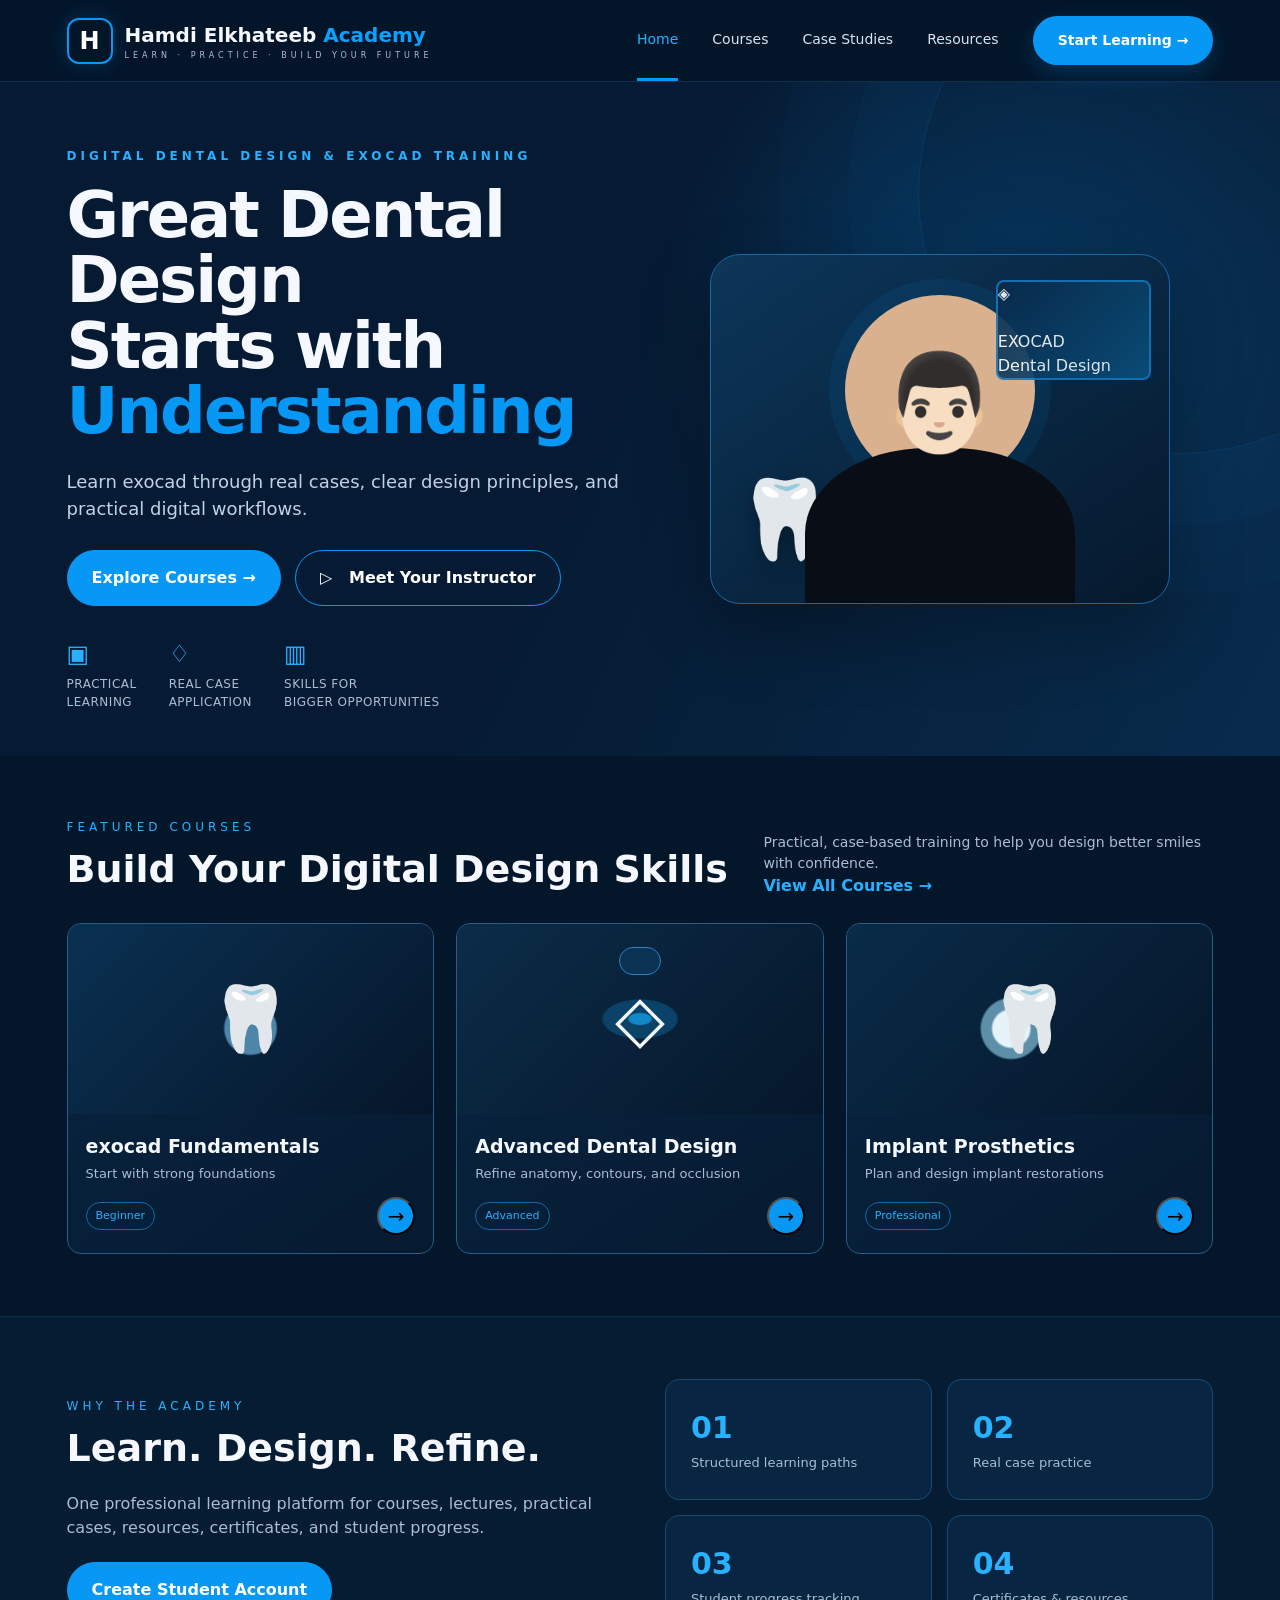
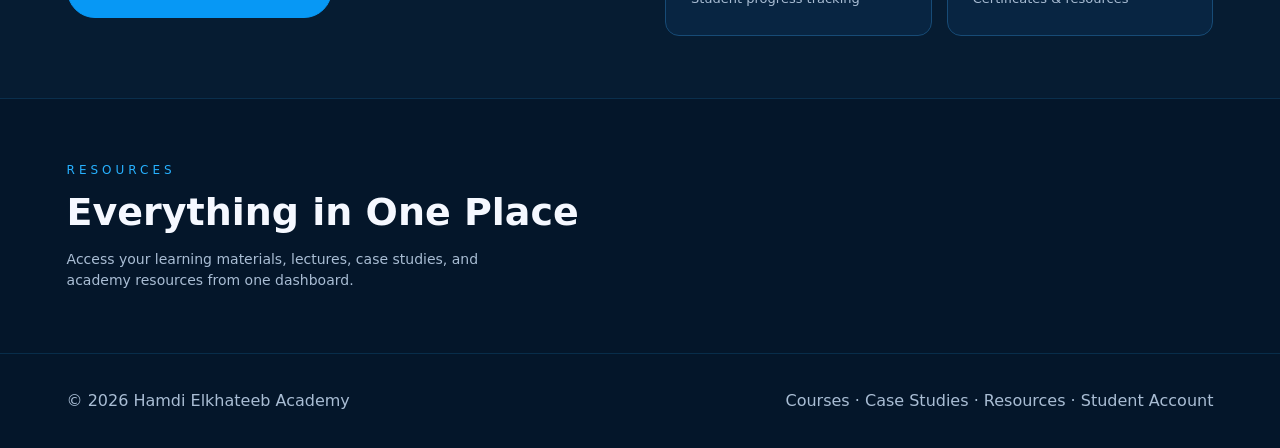
<file: Hamdi_Elkhateeb_Academy_Final.html>
<!DOCTYPE html>
<html lang="en" dir="ltr">
<head>
<meta charset="UTF-8">
<meta name="viewport" content="width=device-width, initial-scale=1.0">
<meta name="theme-color" content="#061b33">
<title>Hamdi Elkhateeb Academy</title>
<style>
*{box-sizing:border-box;margin:0;padding:0}
:root{
  --bg:#04162a;--panel:#071f39;--panel2:#092846;--line:#1c5f9d;
  --blue:#0798f5;--blue2:#27b1ff;--text:#f5f8ff;--muted:#a9bdd4;
}
body{font-family:Inter,system-ui,-apple-system,BlinkMacSystemFont,"Segoe UI",sans-serif;background:var(--bg);color:var(--text);line-height:1.5}
button,input{font:inherit}
button{cursor:pointer}
a{text-decoration:none;color:inherit}
.nav{height:82px;display:flex;align-items:center;justify-content:space-between;padding:0 5.2%;border-bottom:1px solid rgba(39,177,255,.16);position:sticky;top:0;background:rgba(4,22,42,.94);backdrop-filter:blur(14px);z-index:20}
.brand{display:flex;align-items:center;gap:12px;font-weight:800;font-size:20px}
.logo{width:46px;height:46px;border:2px solid var(--blue);border-radius:12px;display:grid;place-items:center;font-size:24px;font-weight:900;color:white;box-shadow:0 0 22px rgba(7,152,245,.22)}
.brand span{display:block}.brand small{display:block;color:var(--muted);font-size:8px;letter-spacing:4px;font-weight:500}
.links{display:flex;gap:34px;align-items:center;font-size:14px;color:#d8e4f2}.links a{padding:28px 0;border-bottom:3px solid transparent}.links a.active{color:var(--blue2);border-color:var(--blue)}
.start{background:var(--blue);border:0;color:#fff;border-radius:30px;padding:14px 25px;font-weight:800;box-shadow:0 8px 24px rgba(7,152,245,.22)}
.menu{display:none;background:transparent;border:1px solid var(--line);color:#fff;border-radius:10px;padding:9px 12px;font-size:22px}
.hero{min-height:510px;padding:65px 5.2% 45px;position:relative;overflow:hidden;background:
radial-gradient(circle at 78% 35%,rgba(7,152,245,.18),transparent 31%),
linear-gradient(115deg,#061b33 0%,#061b33 47%,#082b4c 100%)}
.hero:before{content:"";position:absolute;width:520px;height:520px;border:1px solid rgba(7,152,245,.15);border-radius:50%;right:-160px;top:-150px;box-shadow:0 0 0 70px rgba(7,152,245,.025),0 0 0 140px rgba(7,152,245,.02)}
.hero-grid{max-width:1400px;margin:auto;display:grid;grid-template-columns:1.02fr .98fr;gap:30px;align-items:center;position:relative;z-index:1}
.eyebrow{color:var(--blue2);letter-spacing:4px;font-size:12px;font-weight:700;margin-bottom:18px}
h1{font-size:clamp(42px,5vw,72px);line-height:1.02;letter-spacing:-2px;max-width:700px}
h1 em{font-style:normal;color:var(--blue)}
.lead{color:#c2d2e4;font-size:18px;max-width:650px;margin:24px 0 28px}
.actions{display:flex;gap:14px;flex-wrap:wrap}.primary,.secondary{padding:15px 24px;border-radius:30px;font-weight:800;border:1px solid var(--blue)}
.primary{background:var(--blue);color:#fff}.secondary{background:transparent;color:#fff}
.features{display:flex;gap:32px;margin-top:30px;flex-wrap:wrap;color:#a9bdd4;font-size:12px;text-transform:uppercase;letter-spacing:.5px}
.features b{color:var(--blue2);font-size:24px;display:block;margin-bottom:3px}
.visual{min-height:390px;display:grid;place-items:center;position:relative}
.person{width:min(460px,90%);height:350px;border-radius:30px;background:linear-gradient(145deg,#0c3659,#06192d);border:1px solid #1767a8;position:relative;overflow:hidden;box-shadow:0 30px 70px rgba(0,0,0,.3)}
.person:before{content:"";position:absolute;width:190px;height:190px;border-radius:50%;background:#d9b18e;left:50%;top:40px;transform:translateX(-50%);box-shadow:0 0 0 16px rgba(7,152,245,.08)}
.person:after{content:"";position:absolute;width:270px;height:190px;border-radius:45% 45% 10px 10px;background:#090e16;left:50%;bottom:-35px;transform:translateX(-50%)}
.face{position:absolute;left:50%;top:76px;transform:translateX(-50%);font-size:95px;z-index:2;filter:grayscale(.1)}
.screen{position:absolute;right:18px;top:25px;width:155px;height:100px;border:2px solid #1477bd;border-radius:8px;background:linear-gradient(135deg,#092a4b,#0b507b);opacity:.9}
.tooth{position:absolute;left:25px;bottom:25px;font-size:78px;filter:drop-shadow(0 8px 10px rgba(0,0,0,.3))}
.section{padding:62px 5.2%;max-width:1500px;margin:auto}.section-head{display:flex;justify-content:space-between;gap:20px;align-items:end;margin-bottom:25px}.tag{color:var(--blue2);font-size:12px;letter-spacing:4px}.section h2{font-size:38px;margin-top:5px}.desc{color:var(--muted);max-width:450px;font-size:14px}.view{color:var(--blue2);font-weight:700}
.cards{display:grid;grid-template-columns:repeat(3,1fr);gap:22px}
.card{background:linear-gradient(145deg,#082542,#061a30);border:1px solid #285d88;border-radius:14px;overflow:hidden;transition:.2s}.card:hover{transform:translateY(-4px);border-color:var(--blue)}
.card-img{height:190px;background:radial-gradient(circle at 50% 55%,#4d86a8 0 12%,transparent 13%),linear-gradient(135deg,#0a3152,#06162a);display:grid;place-items:center;font-size:65px}
.card:nth-child(2) .card-img{background:radial-gradient(ellipse at center,#1288c9 0 4%,#0b4268 5% 14%,transparent 15%),linear-gradient(135deg,#0b2c48,#06172a)}
.card:nth-child(3) .card-img{background:radial-gradient(circle at 45% 55%,#e7f3fa 0 8%,#5e8fa9 9% 13%,transparent 14%),linear-gradient(135deg,#092b48,#06172a)}
.card-body{padding:18px}.card h3{font-size:19px}.card p{color:var(--muted);font-size:13px;margin-top:3px}.card-row{display:flex;align-items:center;justify-content:space-between;margin-top:14px}.pill{font-size:11px;color:var(--blue2);border:1px solid #1767a8;border-radius:20px;padding:5px 9px}.arrow{width:38px;height:38px;border-radius:50%;background:var(--blue);display:grid;place-items:center;font-size:20px}
.about{background:#061c32;border-top:1px solid rgba(39,177,255,.13);border-bottom:1px solid rgba(39,177,255,.13)}.about-grid{display:grid;grid-template-columns:1fr 1fr;gap:50px;align-items:center}.about h2{font-size:38px}.about p{color:var(--muted);margin-top:15px}.stats{display:grid;grid-template-columns:repeat(2,1fr);gap:15px}.stat{padding:25px;background:#082542;border:1px solid #174b76;border-radius:14px}.stat strong{font-size:30px;color:var(--blue2);display:block}.stat span{color:var(--muted);font-size:13px}
.login{max-width:500px;margin:50px auto;padding:30px;background:#082542;border:1px solid #205d8f;border-radius:18px;display:none}.login h2{margin-bottom:15px}.field{width:100%;padding:14px;margin:7px 0;background:#06192d;border:1px solid #285d88;border-radius:10px;color:white}.login .primary{width:100%;margin-top:10px}
footer{padding:35px 5.2%;border-top:1px solid rgba(39,177,255,.15);color:var(--muted);display:flex;justify-content:space-between;gap:20px}
.toast{position:fixed;bottom:25px;left:50%;transform:translateX(-50%) translateY(100px);background:#0b3153;border:1px solid #2586c8;padding:13px 20px;border-radius:30px;z-index:50;transition:.3s}.toast.show{transform:translateX(-50%) translateY(0)}
@media(max-width:900px){.links{display:none}.menu{display:block}.start{display:none}.hero-grid{grid-template-columns:1fr}.visual{min-height:330px}.cards{grid-template-columns:1fr 1fr}.about-grid{grid-template-columns:1fr}}
@media(max-width:600px){.nav{height:70px;padding:0 18px}.brand{font-size:15px}.brand small{display:none}.logo{width:39px;height:39px}.hero{padding:45px 18px 35px}.eyebrow{font-size:10px;letter-spacing:2px}h1{font-size:42px;letter-spacing:-1px}.lead{font-size:16px}.features{gap:18px}.features div{min-width:105px}.section{padding:45px 18px}.section-head{display:block}.section h2,.about h2{font-size:30px}.desc{margin-top:10px}.view{display:block;margin-top:12px}.cards{grid-template-columns:1fr}.card-img{height:170px}.person{height:300px}.visual{min-height:300px}footer{display:block}.footer-links{margin-top:10px}}
</style>
</head>
<body>

<header class="nav">
  <a class="brand" href="#" onclick="home()">
    <div class="logo">H</div>
    <div><span>Hamdi Elkhateeb <b style="color:#0aa1ff">Academy</b></span><small>LEARN · PRACTICE · BUILD YOUR FUTURE</small></div>
  </a>
  <nav class="links">
    <a class="active" href="#home">Home</a>
    <a href="#courses">Courses</a>
    <a href="#cases">Case Studies</a>
    <a href="#resources">Resources</a>
    <button class="start" onclick="openLogin()">Start Learning →</button>
  </nav>
  <button class="menu" onclick="toggleMenu()">☰</button>
</header>

<main id="home">
<section class="hero">
 <div class="hero-grid">
  <div>
   <div class="eyebrow">DIGITAL DENTAL DESIGN & EXOCAD TRAINING</div>
   <h1>Great Dental Design<br>Starts with <em>Understanding</em></h1>
   <p class="lead">Learn exocad through real cases, clear design principles, and practical digital workflows.</p>
   <div class="actions">
    <button class="primary" onclick="scrollToId('courses')">Explore Courses →</button>
    <button class="secondary" onclick="showToast('Instructor profile is ready for your content.')">▷ &nbsp; Meet Your Instructor</button>
   </div>
   <div class="features">
    <div><b>▣</b>Practical<br>Learning</div>
    <div><b>♢</b>Real Case<br>Application</div>
    <div><b>▥</b>Skills for<br>Bigger Opportunities</div>
   </div>
  </div>
  <div class="visual">
    <div class="person">
      <div class="screen">◈<br><br>EXOCAD<br>Dental Design</div>
      <div class="face">👨🏻</div>
      <div class="tooth">🦷</div>
    </div>
  </div>
 </div>
</section>

<section id="courses" class="section">
 <div class="section-head">
  <div><div class="tag">FEATURED COURSES</div><h2>Build Your Digital Design Skills</h2></div>
  <div><div class="desc">Practical, case-based training to help you design better smiles with confidence.</div><a class="view" href="#courses">View All Courses →</a></div>
 </div>
 <div class="cards">
  <article class="card"><div class="card-img">🦷</div><div class="card-body"><h3>exocad Fundamentals</h3><p>Start with strong foundations</p><div class="card-row"><span class="pill">Beginner</span><button class="arrow" onclick="enroll('exocad Fundamentals')">→</button></div></div></article>
  <article class="card"><div class="card-img">◇</div><div class="card-body"><h3>Advanced Dental Design</h3><p>Refine anatomy, contours, and occlusion</p><div class="card-row"><span class="pill">Advanced</span><button class="arrow" onclick="enroll('Advanced Dental Design')">→</button></div></div></article>
  <article class="card"><div class="card-img">🦷</div><div class="card-body"><h3>Implant Prosthetics</h3><p>Plan and design implant restorations</p><div class="card-row"><span class="pill">Professional</span><button class="arrow" onclick="enroll('Implant Prosthetics')">→</button></div></div></article>
 </div>
</section>

<section id="cases" class="about">
 <div class="section about-grid">
  <div><div class="tag">WHY THE ACADEMY</div><h2>Learn. Design. Refine.</h2><p>One professional learning platform for courses, lectures, practical cases, resources, certificates, and student progress.</p><div class="actions" style="margin-top:22px"><button class="primary" onclick="openLogin()">Create Student Account</button></div></div>
  <div class="stats"><div class="stat"><strong>01</strong><span>Structured learning paths</span></div><div class="stat"><strong>02</strong><span>Real case practice</span></div><div class="stat"><strong>03</strong><span>Student progress tracking</span></div><div class="stat"><strong>04</strong><span>Certificates & resources</span></div></div>
 </div>
</section>

<section id="resources" class="section">
 <div class="tag">RESOURCES</div><h2>Everything in One Place</h2>
 <p class="desc" style="margin-top:8px">Access your learning materials, lectures, case studies, and academy resources from one dashboard.</p>
</section>

<div class="login" id="login">
 <h2>Student Login</h2><p style="color:#a9bdd4;font-size:14px">Enter your details to continue to the academy.</p>
 <input class="field" id="name" placeholder="Student name">
 <input class="field" id="email" type="email" placeholder="Email address">
 <button class="primary" onclick="login()">Continue to Academy</button>
</div>
</main>

<footer><div>© 2026 Hamdi Elkhateeb Academy</div><div class="footer-links">Courses · Case Studies · Resources · Student Account</div></footer>
<div class="toast" id="toast"></div>

<script>
function scrollToId(id){document.getElementById(id).scrollIntoView({behavior:'smooth'})}
function showToast(t){let x=document.getElementById('toast');x.textContent=t;x.classList.add('show');setTimeout(()=>x.classList.remove('show'),2600)}
function openLogin(){document.getElementById('login').style.display='block';document.getElementById('login').scrollIntoView({behavior:'smooth'})}
function login(){let n=document.getElementById('name').value.trim();let e=document.getElementById('email').value.trim();if(!n||!e){showToast('Please enter your name and email.');return}localStorage.setItem('academyStudent',JSON.stringify({name:n,email:e}));showToast('Welcome, '+n+'! Your student session is active.')}
function enroll(course){localStorage.setItem('academyCourse',course);showToast('Course selected: '+course)}
function home(){scrollToId('home')}
function toggleMenu(){let nav=document.querySelector('.links');nav.style.display=nav.style.display==='flex'?'none':'flex';nav.style.position='absolute';nav.style.top='70px';nav.style.right='18px';nav.style.background='#061b33';nav.style.padding='18px';nav.style.border='1px solid #205d8f';nav.style.borderRadius='14px';nav.style.flexDirection='column';nav.style.alignItems='stretch';nav.style.gap='8px';document.querySelectorAll('.links a').forEach(a=>a.style.padding='8px 10px')}
</script>
</body>
</html>
</file>
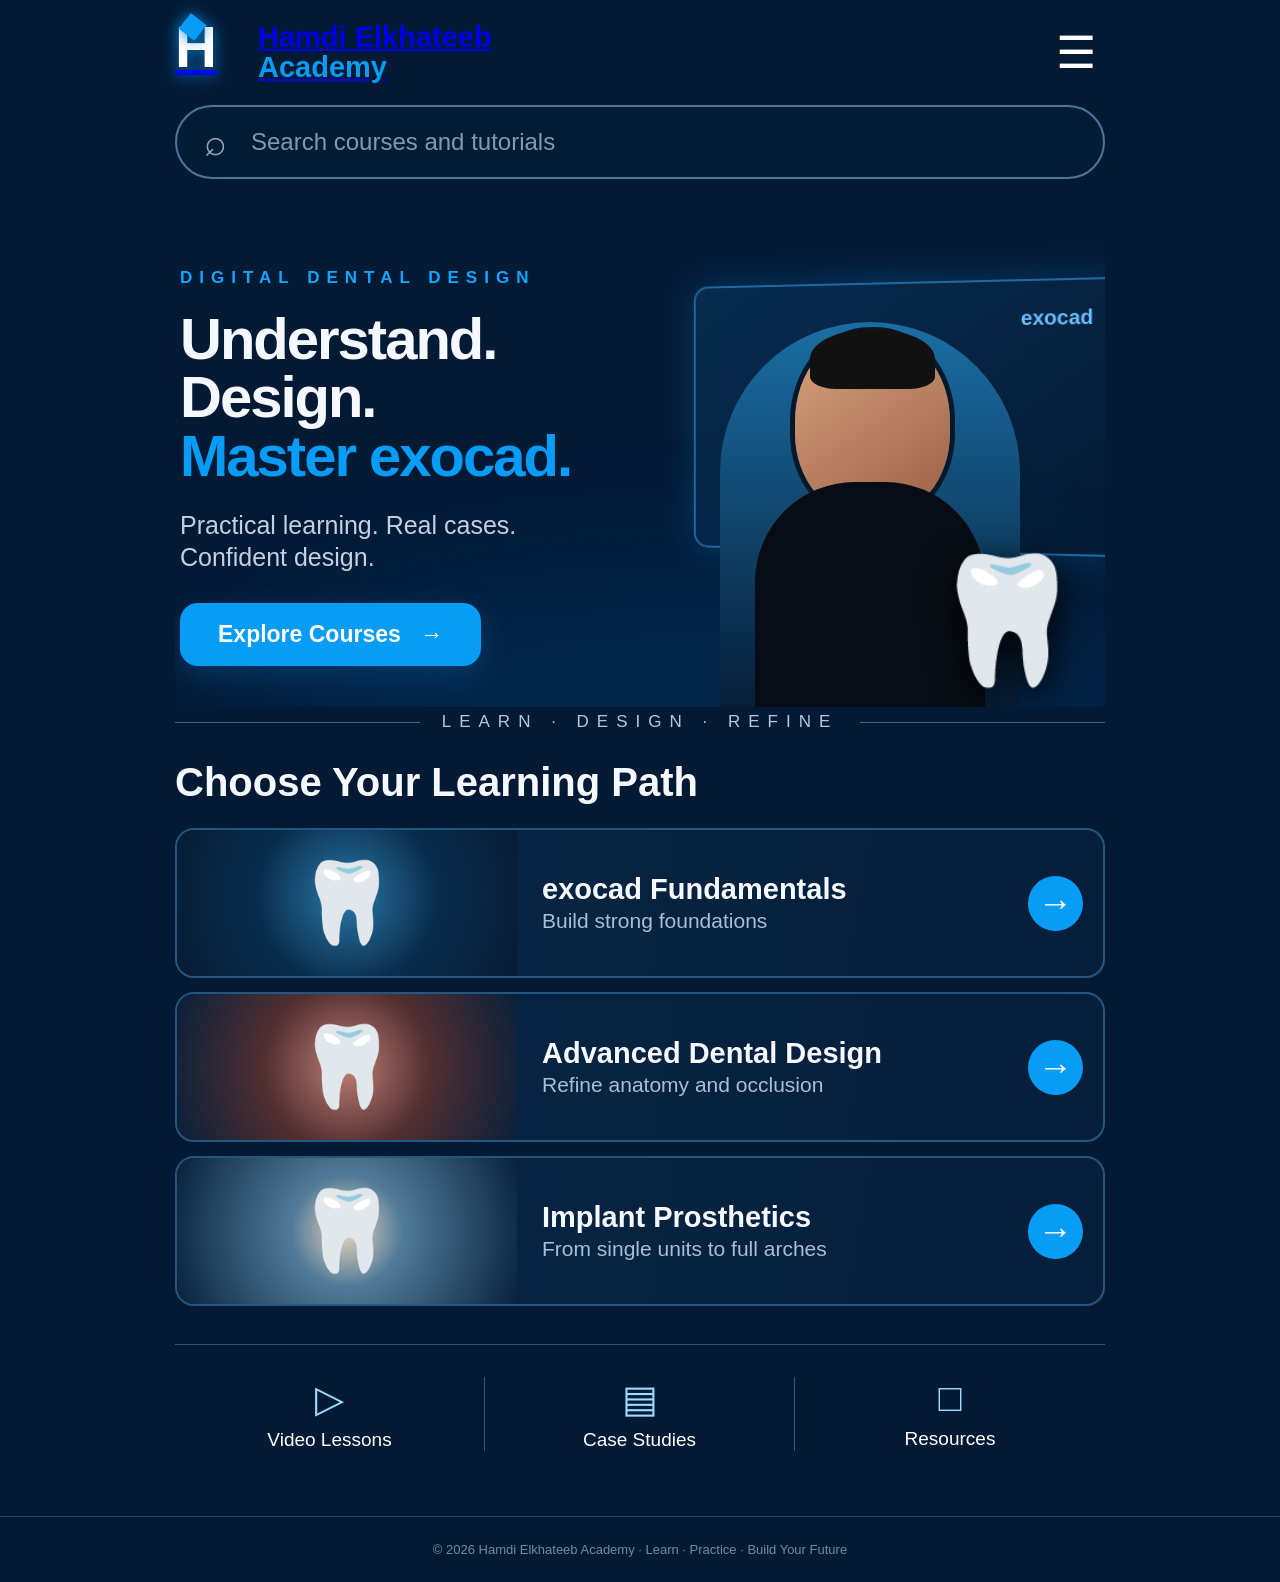
<file: index-3.html>
<!DOCTYPE html>
<html lang="en">
<head>
<meta charset="UTF-8">
<meta name="viewport" content="width=device-width, initial-scale=1.0">
<meta name="theme-color" content="#031a35">
<title>Hamdi Elkhateeb Academy</title>
<style>
*{box-sizing:border-box}html{scroll-behavior:smooth}body{margin:0;background:#031a35;color:#f5f8ff;font-family:Arial,Helvetica,sans-serif;overflow-x:hidden}
:root{--blue:#079cf5;--deep:#031a35;--panel:#062342;--line:#28669b;--muted:#a7bdd7}
button,input{font:inherit}button{cursor:pointer}.wrap{width:min(930px,92%);margin:auto}
header{height:105px;display:flex;align-items:center;justify-content:space-between;width:min(930px,92%);margin:auto}
.logo{display:flex;align-items:center;gap:13px}.logoMark{width:70px;height:70px;position:relative;font-size:58px;font-weight:900;line-height:1;color:#fff;text-shadow:0 0 15px #087ed0}.cap{position:absolute;left:3px;top:-10px;color:#079cf5;font-size:34px;transform:rotate(-7deg)}.brand{font-size:29px;font-weight:800;line-height:1.02}.brand b{color:#079cf5;display:block}.hamb{font-size:45px;line-height:1;background:none;border:0;color:white;width:58px}
.search{height:74px;border:2px solid #50759b;border-radius:38px;display:flex;align-items:center;padding:0 27px;margin:0 auto 28px;background:rgba(4,30,57,.5);color:#91a9c4}.searchIcon{font-size:38px;margin-right:22px}.search input{flex:1;background:transparent;border:0;outline:0;color:white;font-size:24px}.search input::placeholder{color:#8199b5}
.hero{position:relative;min-height:500px;display:grid;grid-template-columns:48% 52%;align-items:center;overflow:hidden;padding:20px 0 0}
.hero:after{content:"";position:absolute;inset:auto -10% -150px 5%;height:280px;border-radius:50%;background:#057fe0;filter:blur(80px);opacity:.13}
.heroText{position:relative;z-index:3;padding-left:5px}.eyebrow{color:#12a5ff;font-size:17px;letter-spacing:7px;font-weight:700;margin-bottom:22px}.hero h1{font-size:58px;line-height:1.01;margin:0;font-weight:850;letter-spacing:-2px}.hero h1 span{color:#079cf5}.lead{font-size:25px;color:#c1d0e2;line-height:1.28;margin:24px 0 30px;max-width:500px}.cta{border:0;background:#079cf5;color:#fff;border-radius:18px;padding:18px 38px;font-size:23px;font-weight:800;box-shadow:0 10px 30px #006ab455}.heroArt{height:470px;position:relative}.glow{position:absolute;width:410px;height:410px;border-radius:50%;right:15px;top:20px;background:radial-gradient(circle,#0b6ebc66,transparent 68%)}.screen{position:absolute;right:-10px;top:50px;width:430px;height:270px;border:2px solid #216aa1;border-radius:15px;background:linear-gradient(145deg,#082c50,#041a32);box-shadow:0 0 35px #087fd344;transform:perspective(600px) rotateY(-6deg);color:#6bbfff;padding:25px;font-size:20px;text-align:right}.screen .teeth{font-size:100px;text-align:center;margin-top:55px;filter:drop-shadow(0 0 14px #23b7ff)}
.person{position:absolute;right:85px;bottom:-10px;width:300px;height:390px;border-radius:150px 150px 0 0;background:linear-gradient(#1a6ea4,#071d37);z-index:2}.head{position:absolute;top:10px;left:75px;width:155px;height:185px;border-radius:48% 48% 45% 45%;background:linear-gradient(145deg,#d7a27d,#9c6046);box-shadow:0 0 0 5px #07182b}.hair{position:absolute;top:-3px;left:15px;width:125px;height:60px;border-radius:60% 60% 25% 25%;background:#111}.suit{position:absolute;bottom:0;left:35px;width:230px;height:230px;background:#080d15;border-radius:100px 100px 0 0}.toothBig{position:absolute;right:20px;bottom:8px;font-size:125px;z-index:4;filter:drop-shadow(0 12px 18px #000)}
.divider{display:flex;align-items:center;gap:22px;justify-content:center;color:#b5c7dc;font-size:17px;letter-spacing:8px;margin:5px 0 28px}.divider:before,.divider:after{content:"";height:1px;background:#37698e;flex:1}
h2{font-size:40px;margin:0 0 23px}.courses{display:flex;flex-direction:column;gap:14px}.course{height:150px;border:2px solid #23577f;border-radius:19px;background:linear-gradient(100deg,#062746,#061e39);display:grid;grid-template-columns:340px 1fr 75px;align-items:center;overflow:hidden}.courseImg{height:100%;display:grid;place-items:center;font-size:80px;background:radial-gradient(circle at 50% 45%,#2a78a9,#092d4c 48%,#061b33)}.course:nth-child(2) .courseImg{background:radial-gradient(circle,#bd7e73,#512e31 45%,#08203a)}.course:nth-child(3) .courseImg{background:radial-gradient(circle,#e9d5bc,#507b98 30%,#08213b)}.courseInfo{padding:0 25px}.course h3{font-size:29px;margin:0 0 3px}.course p{font-size:21px;color:#a7bfd7;margin:0}.arrow{width:55px;height:55px;border-radius:50%;border:0;background:#079cf5;color:#fff;font-size:35px;margin-right:20px}
.quick{display:grid;grid-template-columns:repeat(3,1fr);border-top:1px solid #285b83;margin-top:38px;padding:32px 0 65px}.quickItem{text-align:center;border-right:1px solid #285b83;color:#fff;font-size:19px}.quickItem:last-child{border:0}.qicon{font-size:38px;color:#9bdcff;margin-bottom:8px}
footer{padding:25px;text-align:center;border-top:1px solid #18496f;color:#718ba7;font-size:13px}
.drawer{display:none;position:fixed;z-index:50;right:18px;top:75px;width:260px;background:#062441;border:1px solid #2772a9;border-radius:15px;padding:15px;box-shadow:0 15px 40px #0008}.drawer a{display:block;padding:14px;color:white;border-bottom:1px solid #17466b}.drawer a:last-child{border:0}
.login{display:none;position:fixed;inset:0;background:#0009;z-index:60;place-items:center;padding:20px}.loginBox{width:min(430px,100%);background:#062441;border:1px solid #2872a9;border-radius:20px;padding:25px}.loginBox h2{font-size:30px}.field{width:100%;padding:14px;margin:7px 0;background:#031a35;border:1px solid #326789;border-radius:10px;color:#fff}.submit{width:100%;border:0;background:#079cf5;color:white;padding:14px;border-radius:12px;font-weight:800;margin-top:8px}.close{float:right;background:none;border:0;color:#fff;font-size:25px}
@media(max-width:720px){header{height:90px}.logoMark{font-size:48px;width:55px}.cap{font-size:28px}.brand{font-size:22px}.hamb{font-size:38px}.search{height:64px;padding:0 20px}.search input{font-size:18px}.hero{grid-template-columns:1fr;min-height:auto}.heroText{padding-top:20px}.eyebrow{font-size:12px;letter-spacing:4px}.hero h1{font-size:49px}.lead{font-size:21px}.heroArt{height:390px;margin-top:0}.screen{width:90%;right:-2%;height:230px}.person{right:12%;width:240px;height:320px}.head{left:60px}.suit{left:25px;width:190px}.toothBig{font-size:90px;right:0}.divider{font-size:13px;letter-spacing:4px}.wrap{width:90%}h2{font-size:33px}.course{height:120px;grid-template-columns:125px 1fr 55px}.courseImg{font-size:58px}.courseInfo{padding:0 14px}.course h3{font-size:20px}.course p{font-size:15px}.arrow{width:45px;height:45px;font-size:27px;margin-right:10px}.quickItem{font-size:14px}.qicon{font-size:30px}}
</style>
</head>
<body>
<header>
  <a class="logo" href="#home">
    <div class="logoMark"><span class="cap">◆</span>H</div>
    <div class="brand">Hamdi Elkhateeb <b>Academy</b></div>
  </a>
  <button class="hamb" onclick="toggleDrawer()" aria-label="Menu">☰</button>
</header>

<div class="drawer" id="drawer">
  <a href="#home" onclick="toggleDrawer()">Home</a>
  <a href="#courses" onclick="toggleDrawer()">Courses</a>
  <a href="#cases" onclick="toggleDrawer()">Case Studies</a>
  <a href="#resources" onclick="toggleDrawer()">Resources</a>
  <a href="#" onclick="openLogin();toggleDrawer()">Student Login</a>
</div>

<main id="home">
<div class="wrap">
  <div class="search"><span class="searchIcon">⌕</span><input id="search" placeholder="Search courses and tutorials" oninput="filterCourses()"></div>

  <section class="hero">
    <div class="heroText">
      <div class="eyebrow">DIGITAL DENTAL DESIGN</div>
      <h1>Understand.<br>Design.<br><span>Master exocad.</span></h1>
      <p class="lead">Practical learning. Real cases.<br>Confident design.</p>
      <button class="cta" onclick="document.getElementById('courses').scrollIntoView({behavior:'smooth'})">Explore Courses &nbsp; →</button>
    </div>
    <div class="heroArt" aria-label="Academy instructor and dental design">
      <div class="glow"></div>
      <div class="screen"><b>exocad</b><div class="teeth">🦷</div></div>
      <div class="person"><div class="head"><div class="hair"></div></div><div class="suit"></div></div>
      <div class="toothBig">🦷</div>
    </div>
  </section>

  <div class="divider">LEARN · DESIGN · REFINE</div>

  <section id="courses">
    <h2>Choose Your Learning Path</h2>
    <div class="courses" id="courseList">
      <article class="course" data-name="exocad fundamentals">
        <div class="courseImg">🦷</div><div class="courseInfo"><h3>exocad Fundamentals</h3><p>Build strong foundations</p></div><button class="arrow" onclick="selectCourse('exocad Fundamentals')">→</button>
      </article>
      <article class="course" data-name="advanced dental design">
        <div class="courseImg">🦷</div><div class="courseInfo"><h3>Advanced Dental Design</h3><p>Refine anatomy and occlusion</p></div><button class="arrow" onclick="selectCourse('Advanced Dental Design')">→</button>
      </article>
      <article class="course" data-name="implant prosthetics">
        <div class="courseImg">🦷</div><div class="courseInfo"><h3>Implant Prosthetics</h3><p>From single units to full arches</p></div><button class="arrow" onclick="selectCourse('Implant Prosthetics')">→</button>
      </article>
    </div>
  </section>

  <section class="quick" id="cases">
    <div class="quickItem"><div class="qicon">▷</div>Video Lessons</div>
    <div class="quickItem"><div class="qicon">▤</div>Case Studies</div>
    <div class="quickItem" id="resources"><div class="qicon">□</div>Resources</div>
  </section>
</div>
</main>

<footer>© 2026 Hamdi Elkhateeb Academy · Learn · Practice · Build Your Future</footer>

<div class="login" id="login">
 <div class="loginBox">
  <button class="close" onclick="closeLogin()">×</button>
  <h2>Student Login</h2>
  <p style="color:#a7bdd7">Continue to your academy account.</p>
  <input class="field" id="studentName" placeholder="Student name">
  <input class="field" id="studentEmail" type="email" placeholder="Email address">
  <button class="submit" onclick="login()">Continue</button>
 </div>
</div>

<script>
function toggleDrawer(){const d=document.getElementById('drawer');d.style.display=d.style.display==='block'?'none':'block'}
function openLogin(){document.getElementById('login').style.display='grid'}
function closeLogin(){document.getElementById('login').style.display='none'}
function login(){const n=document.getElementById('studentName').value.trim(),e=document.getElementById('studentEmail').value.trim();if(!n||!e){alert('Please enter your name and email.');return}localStorage.setItem('academyStudent',JSON.stringify({name:n,email:e}));closeLogin();alert('Welcome, '+n+'!')}
function selectCourse(c){localStorage.setItem('academyCourse',c);openLogin()}
function filterCourses(){const q=document.getElementById('search').value.toLowerCase();document.querySelectorAll('.course').forEach(x=>x.style.display=x.dataset.name.includes(q)?'grid':'none')}
</script>
</body>
</html>
</file>
